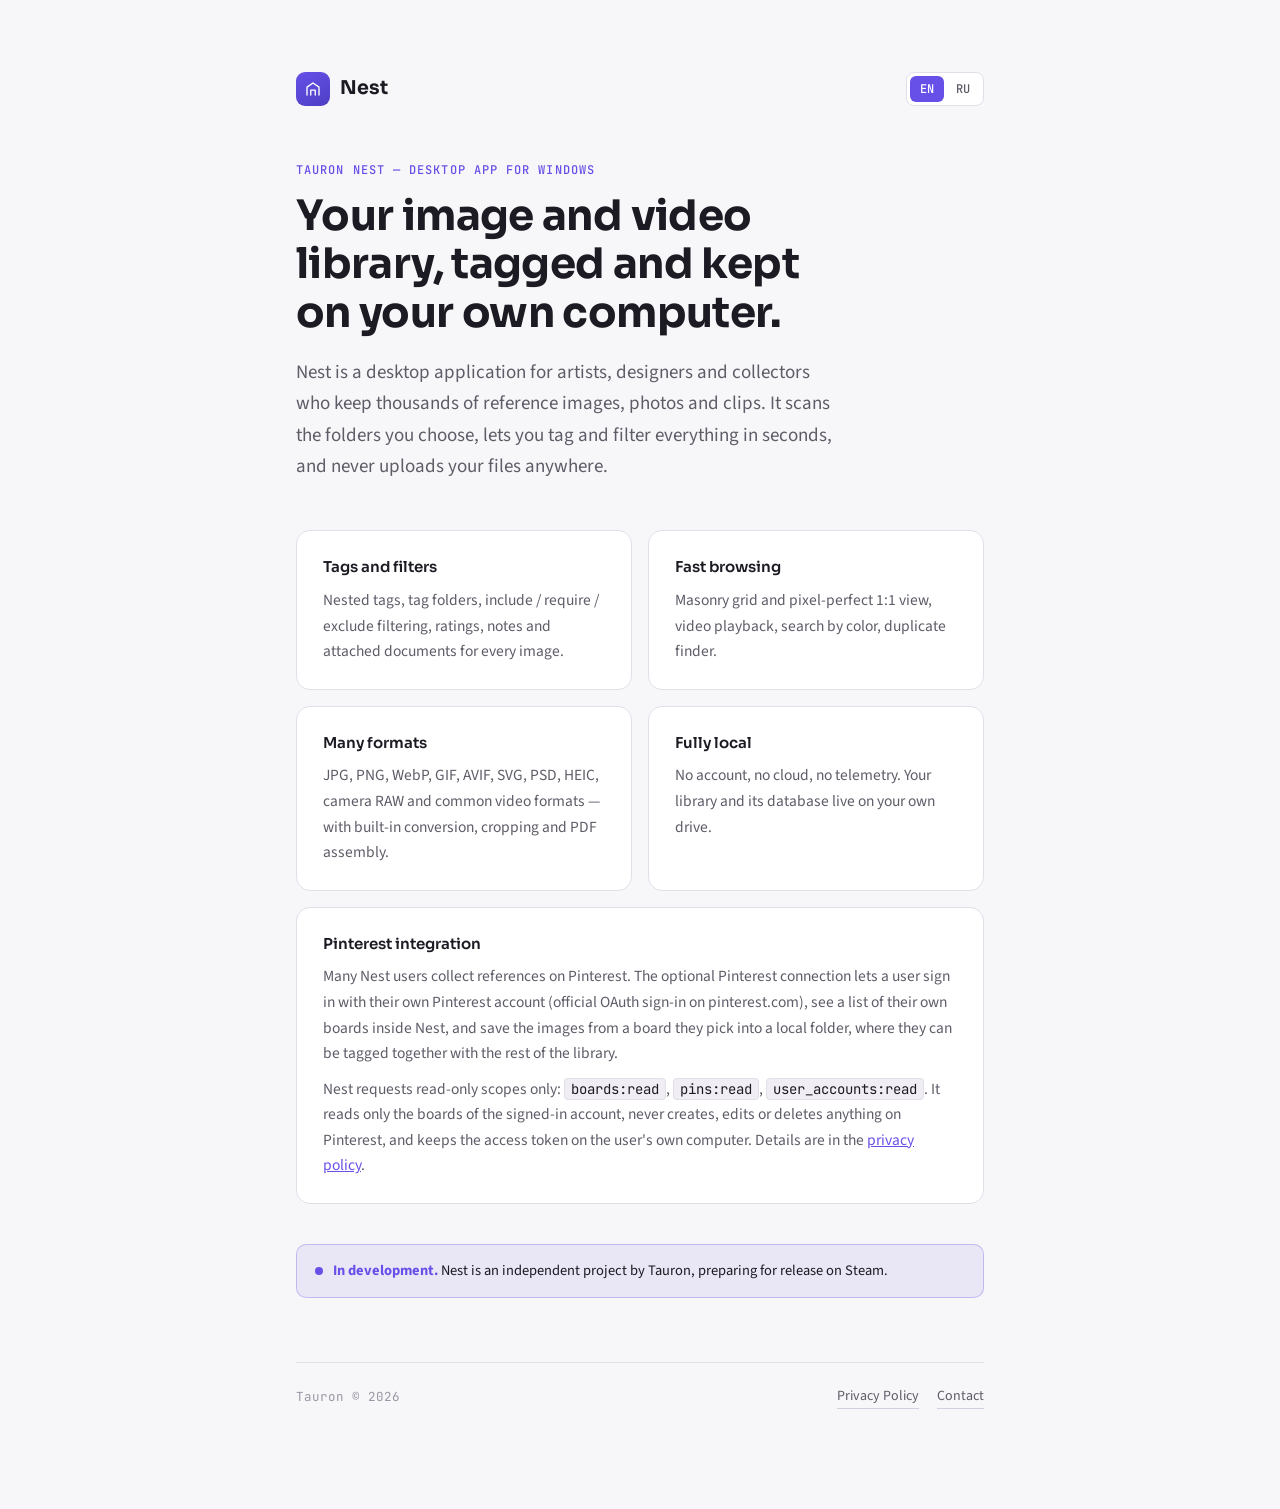
<file: index.html>
<!doctype html>
<html lang="en">
<head>
<meta charset="utf-8">
<meta name="viewport" content="width=device-width, initial-scale=1">
<title>Tauron Nest</title>
<meta name="description" content="Nest is a Windows desktop app by Tauron for organizing large personal image and video libraries with tags. Your library stays on your own computer.">
<link rel="icon" href="data:image/svg+xml,%3Csvg xmlns='http://www.w3.org/2000/svg' viewBox='0 0 24 24'%3E%3Crect width='24' height='24' rx='6' fill='%237c6af5'/%3E%3Cpath d='M6 18V10.5L12 6l6 4.5V18' stroke='white' stroke-width='1.8' fill='none' stroke-linejoin='round'/%3E%3C/svg%3E">
<link rel="stylesheet" href="https://fonts.googleapis.com/css2?family=Sora:wght@600;700&family=Source+Sans+3:wght@400;600&family=JetBrains+Mono:wght@500&display=swap">
<link rel="stylesheet" href="style.css">
</head>
<body>
<div class="wrap">
	<div class="mark">
		<a href="./">
			<span class="mark-icon"><svg viewBox="0 0 24 24" fill="none"><path d="M4 20V9.5L12 4l8 5.5V20" stroke="white" stroke-width="1.8" stroke-linecap="round" stroke-linejoin="round"/><path d="M9 20v-6.5h6V20" stroke="white" stroke-width="1.8" stroke-linecap="round" stroke-linejoin="round"/></svg></span>
			<span class="mark-word">Nest</span>
		</a>
		<div class="lang-toggle">
			<button type="button" data-lang-btn="en" class="active">EN</button>
			<button type="button" data-lang-btn="ru">RU</button>
		</div>
	</div>

	<p class="eyebrow"><span lang="en">Tauron Nest — desktop app for Windows</span><span lang="ru">Tauron Nest — программа для Windows</span></p>
	<h1>
		<span lang="en">Your image and video library, tagged and kept on your own computer.</span>
		<span lang="ru">Твоя библиотека картинок и видео — с тегами и на твоём компьютере.</span>
	</h1>
	<p class="lede">
		<span lang="en">Nest is a desktop application for artists, designers and collectors who keep thousands of reference images, photos and clips. It scans the folders you choose, lets you tag and filter everything in seconds, and never uploads your files anywhere.</span>
		<span lang="ru">Nest — программа для художников, дизайнеров и коллекционеров, у которых тысячи референсов, фото и роликов. Она сканирует выбранные тобой папки, позволяет за секунды ставить теги и фильтровать, и никуда не загружает твои файлы.</span>
	</p>

	<div class="grid">
		<div class="panel">
			<h2><span lang="en">Tags and filters</span><span lang="ru">Теги и фильтры</span></h2>
			<p><span lang="en">Nested tags, tag folders, include / require / exclude filtering, ratings, notes and attached documents for every image.</span><span lang="ru">Вложенные теги, папки тегов, фильтры «любой / обязательно / исключить», оценки, описания и документы к каждой картинке.</span></p>
		</div>
		<div class="panel">
			<h2><span lang="en">Fast browsing</span><span lang="ru">Быстрый просмотр</span></h2>
			<p><span lang="en">Masonry grid and pixel-perfect 1:1 view, video playback, search by color, duplicate finder.</span><span lang="ru">Лента masonry и просмотр 1:1 пиксель в пиксель, видео, поиск по цвету, поиск повторов.</span></p>
		</div>
		<div class="panel">
			<h2><span lang="en">Many formats</span><span lang="ru">Много форматов</span></h2>
			<p><span lang="en">JPG, PNG, WebP, GIF, AVIF, SVG, PSD, HEIC, camera RAW and common video formats — with built-in conversion, cropping and PDF assembly.</span><span lang="ru">JPG, PNG, WebP, GIF, AVIF, SVG, PSD, HEIC, RAW с камер и популярные видеоформаты — со встроенной конвертацией, обрезкой и сборкой PDF.</span></p>
		</div>
		<div class="panel">
			<h2><span lang="en">Fully local</span><span lang="ru">Полностью локально</span></h2>
			<p><span lang="en">No account, no cloud, no telemetry. Your library and its database live on your own drive.</span><span lang="ru">Без аккаунта, облака и слежки. Библиотека и её база лежат на твоём диске.</span></p>
		</div>
	</div>

	<div class="panel">
		<h2><span lang="en">Pinterest integration</span><span lang="ru">Подключение Pinterest</span></h2>
		<p>
			<span lang="en">Many Nest users collect references on Pinterest. The optional Pinterest connection lets a user sign in with their own Pinterest account (official OAuth sign-in on pinterest.com), see a list of their own boards inside Nest, and save the images from a board they pick into a local folder, where they can be tagged together with the rest of the library.</span>
			<span lang="ru">Многие собирают референсы в Pinterest. Необязательное подключение Pinterest позволяет войти своим аккаунтом Pinterest (официальный вход OAuth на pinterest.com), увидеть в Nest список своих досок и сохранить картинки выбранной доски в папку на компьютере, чтобы тегировать их вместе с остальной библиотекой.</span>
		</p>
		<p>
			<span lang="en">Nest requests read-only scopes only: <code>boards:read</code>, <code>pins:read</code>, <code>user_accounts:read</code>. It reads only the boards of the signed-in account, never creates, edits or deletes anything on Pinterest, and keeps the access token on the user's own computer. Details are in the <a href="privacy.html">privacy policy</a>.</span>
			<span lang="ru">Nest запрашивает только права на чтение: <code>boards:read</code>, <code>pins:read</code>, <code>user_accounts:read</code>. Читает только доски вошедшего аккаунта, ничего не создаёт, не меняет и не удаляет в Pinterest, а ключ доступа хранит на компьютере пользователя. Подробнее — в <a href="privacy.html">политике конфиденциальности</a>.</span>
		</p>
	</div>

	<div class="status-row">
		<span class="status-dot"></span>
		<span>
			<span lang="en"><strong>In development.</strong> Nest is an independent project by Tauron, preparing for release on Steam.</span>
			<span lang="ru"><strong>В разработке.</strong> Nest — независимый проект Tauron, готовится к выходу в Steam.</span>
		</span>
	</div>

	<footer>
		<span class="foot-mono">Tauron © 2026</span>
		<nav>
			<a href="privacy.html"><span lang="en">Privacy Policy</span><span lang="ru">Политика конфиденциальности</span></a>
			<a href="mailto:alekcey0404123@gmail.com"><span lang="en">Contact</span><span lang="ru">Связаться</span></a>
		</nav>
	</footer>
</div>
<script src="lang.js"></script>
</body>
</html>
</file>
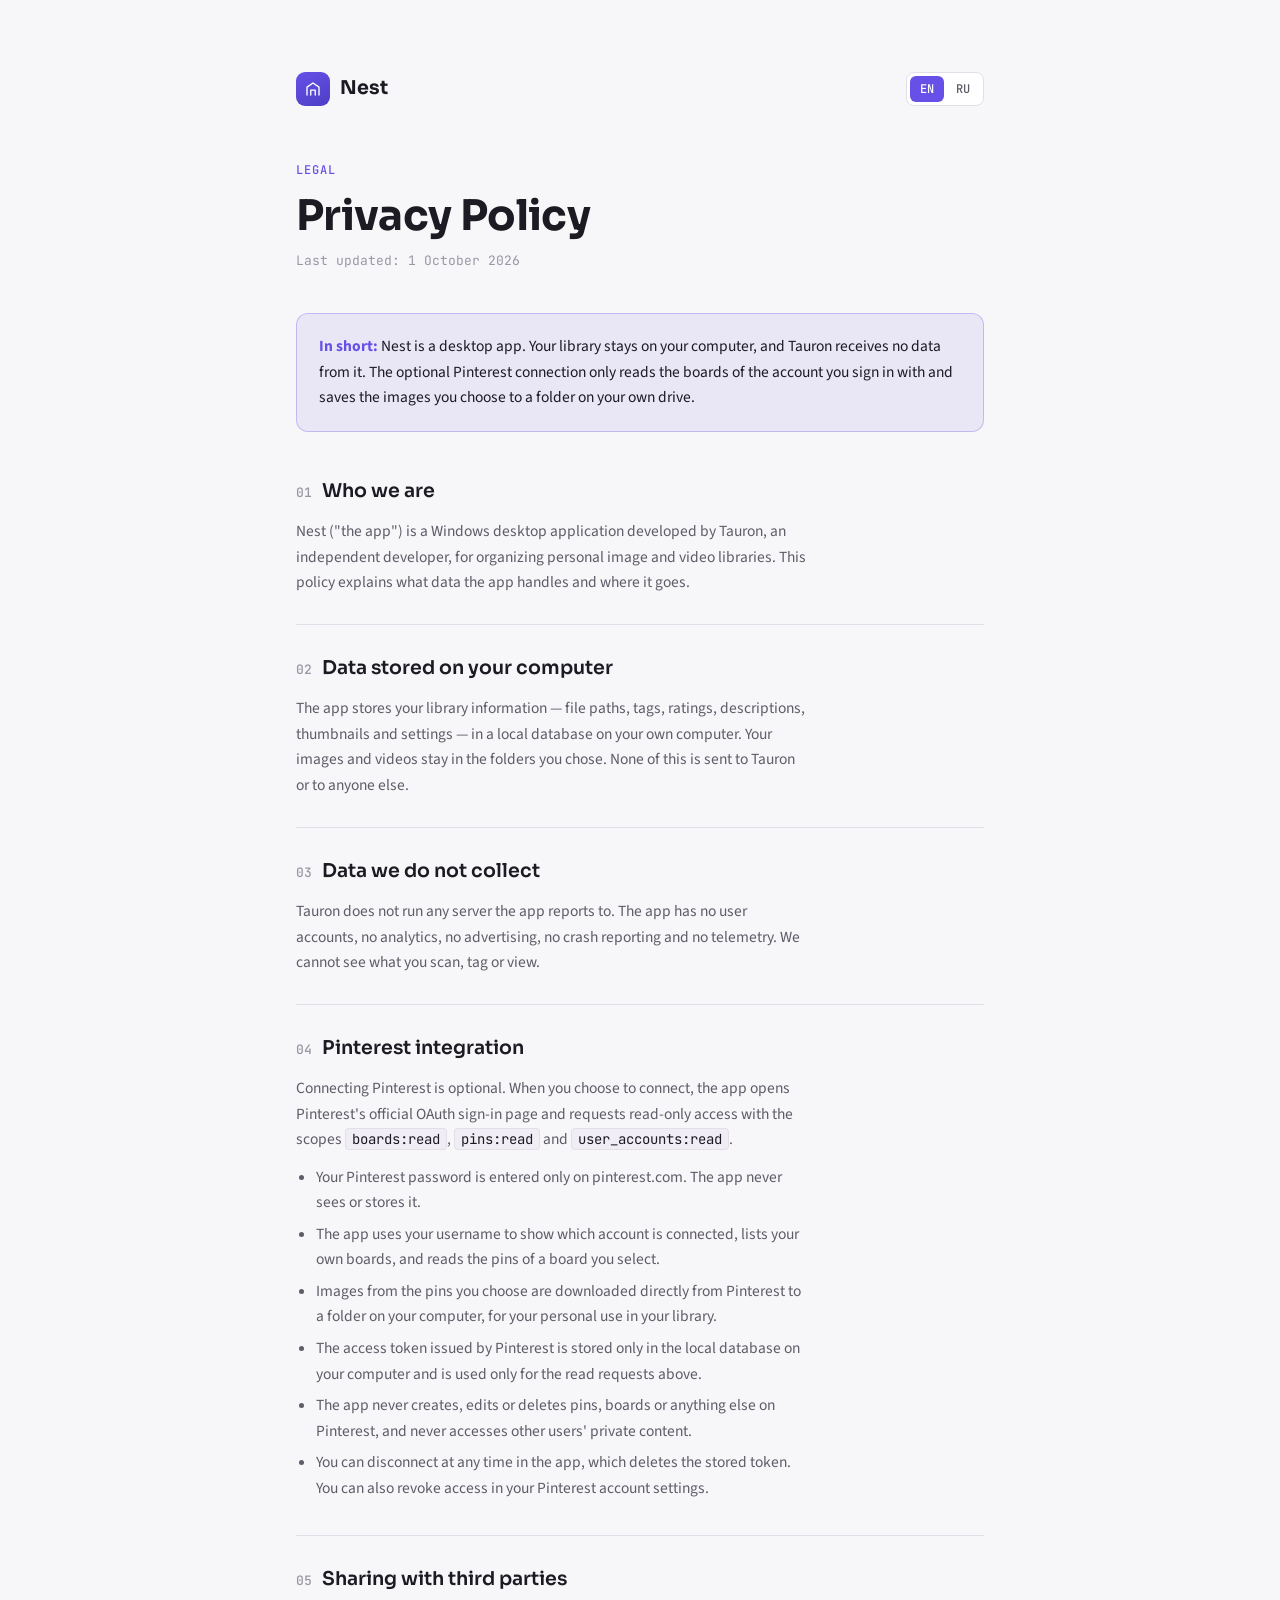
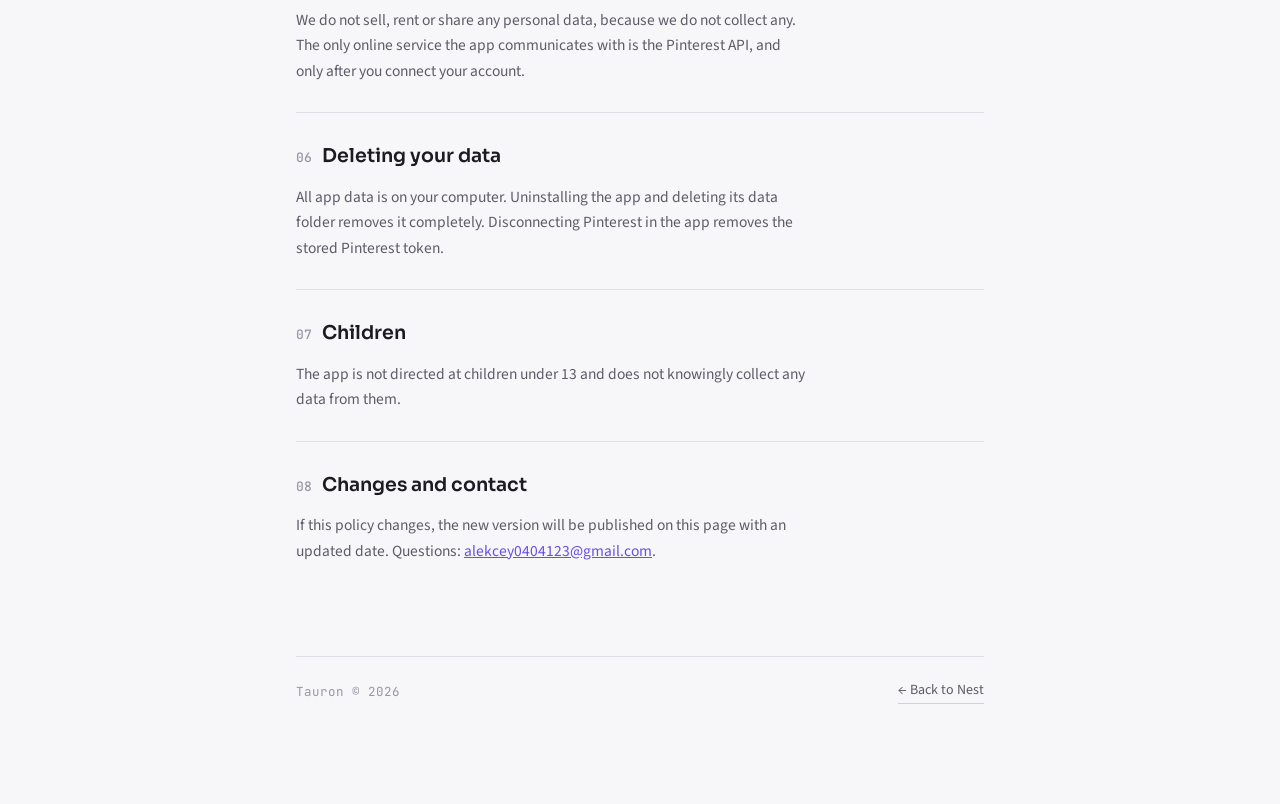
<file: privacy.html>
<!doctype html>
<html lang="en">
<head>
<meta charset="utf-8">
<meta name="viewport" content="width=device-width, initial-scale=1">
<title>Nest Privacy Policy</title>
<meta name="description" content="Privacy policy of Tauron Nest, a local desktop image library, including its Pinterest integration.">
<link rel="icon" href="data:image/svg+xml,%3Csvg xmlns='http://www.w3.org/2000/svg' viewBox='0 0 24 24'%3E%3Crect width='24' height='24' rx='6' fill='%237c6af5'/%3E%3Cpath d='M6 18V10.5L12 6l6 4.5V18' stroke='white' stroke-width='1.8' fill='none' stroke-linejoin='round'/%3E%3C/svg%3E">
<link rel="stylesheet" href="https://fonts.googleapis.com/css2?family=Sora:wght@600;700&family=Source+Sans+3:wght@400;600&family=JetBrains+Mono:wght@500&display=swap">
<link rel="stylesheet" href="style.css">
</head>
<body>
<div class="wrap">
	<div class="mark">
		<a href="./">
			<span class="mark-icon"><svg viewBox="0 0 24 24" fill="none"><path d="M4 20V9.5L12 4l8 5.5V20" stroke="white" stroke-width="1.8" stroke-linecap="round" stroke-linejoin="round"/><path d="M9 20v-6.5h6V20" stroke="white" stroke-width="1.8" stroke-linecap="round" stroke-linejoin="round"/></svg></span>
			<span class="mark-word">Nest</span>
		</a>
		<div class="lang-toggle">
			<button type="button" data-lang-btn="en" class="active">EN</button>
			<button type="button" data-lang-btn="ru">RU</button>
		</div>
	</div>

	<p class="eyebrow"><span lang="en">Legal</span><span lang="ru">Юридическое</span></p>
	<h1><span lang="en">Privacy Policy</span><span lang="ru">Политика конфиденциальности</span></h1>
	<p class="updated"><span lang="en">Last updated: 1 October 2026</span><span lang="ru">Обновлено: 1 октября 2026</span></p>

	<div class="summary">
		<span lang="en"><strong>In short:</strong> Nest is a desktop app. Your library stays on your computer, and Tauron receives no data from it. The optional Pinterest connection only reads the boards of the account you sign in with and saves the images you choose to a folder on your own drive.</span>
		<span lang="ru"><strong>Коротко:</strong> Nest — программа для компьютера. Библиотека остаётся у тебя, Tauron никаких данных из неё не получает. Необязательное подключение Pinterest только читает доски аккаунта, которым ты вошёл, и сохраняет выбранные картинки в папку на твоём диске.</span>
	</div>

	<section>
		<h2><span class="num">01</span> <span lang="en">Who we are</span><span lang="ru">Кто мы</span></h2>
		<p>
			<span lang="en">Nest ("the app") is a Windows desktop application developed by Tauron, an independent developer, for organizing personal image and video libraries. This policy explains what data the app handles and where it goes.</span>
			<span lang="ru">Nest («программа») — приложение для Windows от независимого разработчика Tauron для упорядочивания личных библиотек картинок и видео. Эта политика объясняет, с какими данными работает программа и куда они попадают.</span>
		</p>
	</section>

	<section>
		<h2><span class="num">02</span> <span lang="en">Data stored on your computer</span><span lang="ru">Данные на твоём компьютере</span></h2>
		<p>
			<span lang="en">The app stores your library information — file paths, tags, ratings, descriptions, thumbnails and settings — in a local database on your own computer. Your images and videos stay in the folders you chose. None of this is sent to Tauron or to anyone else.</span>
			<span lang="ru">Программа хранит сведения о библиотеке — пути к файлам, теги, оценки, описания, миниатюры и настройки — в локальной базе на твоём компьютере. Картинки и видео остаются в выбранных тобой папках. Ничего из этого не отправляется ни Tauron, ни кому-либо ещё.</span>
		</p>
	</section>

	<section>
		<h2><span class="num">03</span> <span lang="en">Data we do not collect</span><span lang="ru">Что мы не собираем</span></h2>
		<p>
			<span lang="en">Tauron does not run any server the app reports to. The app has no user accounts, no analytics, no advertising, no crash reporting and no telemetry. We cannot see what you scan, tag or view.</span>
			<span lang="ru">У Tauron нет сервера, куда программа что-то отправляет. В программе нет аккаунтов, аналитики, рекламы, отчётов о сбоях и слежки. Мы не видим, что ты сканируешь, тегируешь или смотришь.</span>
		</p>
	</section>

	<section>
		<h2><span class="num">04</span> <span lang="en">Pinterest integration</span><span lang="ru">Подключение Pinterest</span></h2>
		<p>
			<span lang="en">Connecting Pinterest is optional. When you choose to connect, the app opens Pinterest's official OAuth sign-in page and requests read-only access with the scopes <code>boards:read</code>, <code>pins:read</code> and <code>user_accounts:read</code>.</span>
			<span lang="ru">Подключать Pinterest не обязательно. Если ты решишь подключить, программа откроет официальную страницу входа Pinterest (OAuth) и запросит доступ только на чтение: <code>boards:read</code>, <code>pins:read</code> и <code>user_accounts:read</code>.</span>
		</p>
		<ul>
			<li><span lang="en">Your Pinterest password is entered only on pinterest.com. The app never sees or stores it.</span><span lang="ru">Пароль от Pinterest вводится только на pinterest.com. Программа его не видит и не хранит.</span></li>
			<li><span lang="en">The app uses your username to show which account is connected, lists your own boards, and reads the pins of a board you select.</span><span lang="ru">Программа использует имя аккаунта, чтобы показать, какой аккаунт подключён, показывает список твоих досок и читает пины выбранной доски.</span></li>
			<li><span lang="en">Images from the pins you choose are downloaded directly from Pinterest to a folder on your computer, for your personal use in your library.</span><span lang="ru">Картинки выбранных пинов скачиваются напрямую из Pinterest в папку на твоём компьютере — для личного использования в библиотеке.</span></li>
			<li><span lang="en">The access token issued by Pinterest is stored only in the local database on your computer and is used only for the read requests above.</span><span lang="ru">Ключ доступа, выданный Pinterest, хранится только в локальной базе на твоём компьютере и используется только для запросов на чтение, описанных выше.</span></li>
			<li><span lang="en">The app never creates, edits or deletes pins, boards or anything else on Pinterest, and never accesses other users' private content.</span><span lang="ru">Программа никогда не создаёт, не меняет и не удаляет пины, доски или что-либо ещё в Pinterest и не получает доступ к закрытому контенту других людей.</span></li>
			<li><span lang="en">You can disconnect at any time in the app, which deletes the stored token. You can also revoke access in your Pinterest account settings.</span><span lang="ru">Отключиться можно в любой момент в программе — сохранённый ключ удаляется. Доступ также можно отозвать в настройках аккаунта Pinterest.</span></li>
		</ul>
	</section>

	<section>
		<h2><span class="num">05</span> <span lang="en">Sharing with third parties</span><span lang="ru">Передача третьим лицам</span></h2>
		<p>
			<span lang="en">We do not sell, rent or share any personal data, because we do not collect any. The only online service the app communicates with is the Pinterest API, and only after you connect your account.</span>
			<span lang="ru">Мы не продаём, не сдаём и не передаём личные данные, потому что не собираем их. Единственный онлайн-сервис, с которым связывается программа, — API Pinterest, и только после того, как ты подключишь аккаунт.</span>
		</p>
	</section>

	<section>
		<h2><span class="num">06</span> <span lang="en">Deleting your data</span><span lang="ru">Удаление данных</span></h2>
		<p>
			<span lang="en">All app data is on your computer. Uninstalling the app and deleting its data folder removes it completely. Disconnecting Pinterest in the app removes the stored Pinterest token.</span>
			<span lang="ru">Все данные программы — на твоём компьютере. Удаление программы и её папки с данными стирает их полностью. Отключение Pinterest в программе удаляет сохранённый ключ Pinterest.</span>
		</p>
	</section>

	<section>
		<h2><span class="num">07</span> <span lang="en">Children</span><span lang="ru">Дети</span></h2>
		<p>
			<span lang="en">The app is not directed at children under 13 and does not knowingly collect any data from them.</span>
			<span lang="ru">Программа не предназначена для детей младше 13 лет и не собирает о них данных.</span>
		</p>
	</section>

	<section>
		<h2><span class="num">08</span> <span lang="en">Changes and contact</span><span lang="ru">Изменения и связь</span></h2>
		<p>
			<span lang="en">If this policy changes, the new version will be published on this page with an updated date. Questions: <a href="mailto:alekcey0404123@gmail.com">alekcey0404123@gmail.com</a>.</span>
			<span lang="ru">Если политика изменится, новая версия появится на этой странице с новой датой. Вопросы: <a href="mailto:alekcey0404123@gmail.com">alekcey0404123@gmail.com</a>.</span>
		</p>
	</section>

	<footer>
		<span class="foot-mono">Tauron © 2026</span>
		<nav>
			<a href="./"><span lang="en">← Back to Nest</span><span lang="ru">← Назад к Nest</span></a>
		</nav>
	</footer>
</div>
<script src="lang.js"></script>
</body>
</html>
</file>
<file: style.css>
:root {
	--bg: #0e0e0e;
	--surface: #161616;
	--surface-2: #1b1b1b;
	--border: #2a2a2a;
	--border-2: #363636;
	--text: #ededed;
	--text-muted: #a3a1a8;
	--text-dim: #6c6a70;
	--accent: #7c6af5;
	--accent-soft: rgba(124, 106, 245, 0.14);
	--accent-line: rgba(124, 106, 245, 0.35);
}
@media (prefers-color-scheme: light) {
	:root {
		--bg: #f7f6f8;
		--surface: #ffffff;
		--surface-2: #f0eef4;
		--border: #e2dfe8;
		--border-2: #d3cfe0;
		--text: #1c1a22;
		--text-muted: #5f5c68;
		--text-dim: #9a96a6;
		--accent: #6650e8;
		--accent-soft: rgba(102, 80, 232, 0.09);
		--accent-line: rgba(102, 80, 232, 0.3);
	}
}

* { box-sizing: border-box; }
body {
	margin: 0;
	background: var(--bg);
	color: var(--text);
	font-family: 'Source Sans 3', system-ui, sans-serif;
	font-size: 17px;
	line-height: 1.65;
	-webkit-font-smoothing: antialiased;
}
.wrap { max-width: 720px; margin: 0 auto; padding: 72px 16px 100px; }

.mark { display: flex; align-items: center; gap: 10px; margin-bottom: 56px; }
.mark a { display: flex; align-items: center; gap: 10px; color: inherit; text-decoration: none; }
.mark-icon {
	width: 34px; height: 34px; border-radius: 9px; flex-shrink: 0;
	background: linear-gradient(155deg, var(--accent), #4d3fc4);
	display: flex; align-items: center; justify-content: center;
}
.mark-icon svg { width: 18px; height: 18px; }
.mark-word { font-family: 'Sora', sans-serif; font-weight: 700; font-size: 19px; }

.lang-toggle {
	margin-left: auto; display: flex; gap: 2px; padding: 3px;
	background: var(--surface); border: 1px solid var(--border); border-radius: 8px;
}
.lang-toggle button {
	font: 500 12px 'JetBrains Mono', monospace; border: none; background: none;
	color: var(--text-muted); padding: 5px 10px; border-radius: 6px; cursor: pointer;
}
.lang-toggle button.active { background: var(--accent); color: #fff; }

.eyebrow {
	font: 500 12px 'JetBrains Mono', monospace; letter-spacing: 0.09em;
	text-transform: uppercase; color: var(--accent); margin: 0 0 14px;
}
h1 {
	font-family: 'Sora', sans-serif; font-weight: 700;
	font-size: clamp(28px, 5vw, 42px); line-height: 1.15; letter-spacing: -0.015em;
	margin: 0 0 20px; text-wrap: balance;
}
.lede { font-size: 19px; color: var(--text-muted); max-width: 60ch; margin: 0 0 48px; }
.updated { font: 13px 'JetBrains Mono', monospace; color: var(--text-dim); margin: -8px 0 44px; }

.grid { display: grid; grid-template-columns: 1fr 1fr; gap: 16px; margin: 0 0 16px; }
@media (max-width: 560px) { .grid { grid-template-columns: 1fr; } }
.panel {
	background: var(--surface); border: 1px solid var(--border);
	border-radius: 14px; padding: 24px 26px; margin-bottom: 16px;
}
.grid .panel { margin-bottom: 0; }
.panel h2 { font-family: 'Sora', sans-serif; font-size: 15px; font-weight: 600; margin: 0 0 8px; }
.panel p { margin: 0; color: var(--text-muted); font-size: 15.5px; }
.panel p + p { margin-top: 10px; }

.summary {
	background: var(--accent-soft); border: 1px solid var(--accent-line);
	border-radius: 12px; padding: 20px 22px; margin-bottom: 44px; font-size: 15.5px;
}
.summary strong { color: var(--accent); }

section { padding: 28px 0; border-top: 1px solid var(--border); }
section:first-of-type { border-top: none; padding-top: 0; }
section h2 {
	font-family: 'Sora', sans-serif; font-size: 19px; font-weight: 600;
	margin: 0 0 12px; display: flex; align-items: baseline; gap: 10px;
}
.num { font: 500 13px 'JetBrains Mono', monospace; color: var(--text-dim); }
section p, section ul { margin: 0 0 12px; color: var(--text-muted); font-size: 15.5px; max-width: 64ch; }
section p:last-child, section ul:last-child { margin-bottom: 0; }
section ul { padding-left: 20px; }
section li { margin-bottom: 6px; }
a { color: var(--accent); }
code {
	font: 0.9em 'JetBrains Mono', monospace; background: var(--surface-2);
	border: 1px solid var(--border); border-radius: 4px; padding: 1px 6px; color: var(--text);
	overflow-wrap: anywhere;
}

.status-row {
	display: flex; align-items: center; gap: 10px; margin: 40px 0 0; padding: 14px 18px;
	border: 1px solid var(--accent-line); background: var(--accent-soft); border-radius: 10px;
	font-size: 14.5px;
}
.status-dot { width: 8px; height: 8px; border-radius: 50%; background: var(--accent); flex-shrink: 0; }
.status-row strong { color: var(--accent); }

footer {
	margin-top: 64px; padding-top: 22px; border-top: 1px solid var(--border);
	display: flex; justify-content: space-between; align-items: center; flex-wrap: wrap; gap: 12px;
}
footer nav { display: flex; gap: 18px; flex-wrap: wrap; }
footer a { color: var(--text-muted); text-decoration: none; font-size: 14px; border-bottom: 1px solid var(--border-2); }
footer a:hover { color: var(--accent); border-color: var(--accent); }
.foot-mono { font: 12.5px 'JetBrains Mono', monospace; color: var(--text-dim); }

[lang="ru"] { display: none; }
html[data-lang="ru"] [lang="en"] { display: none; }
html[data-lang="ru"] [lang="ru"] { display: revert; }
</file>
